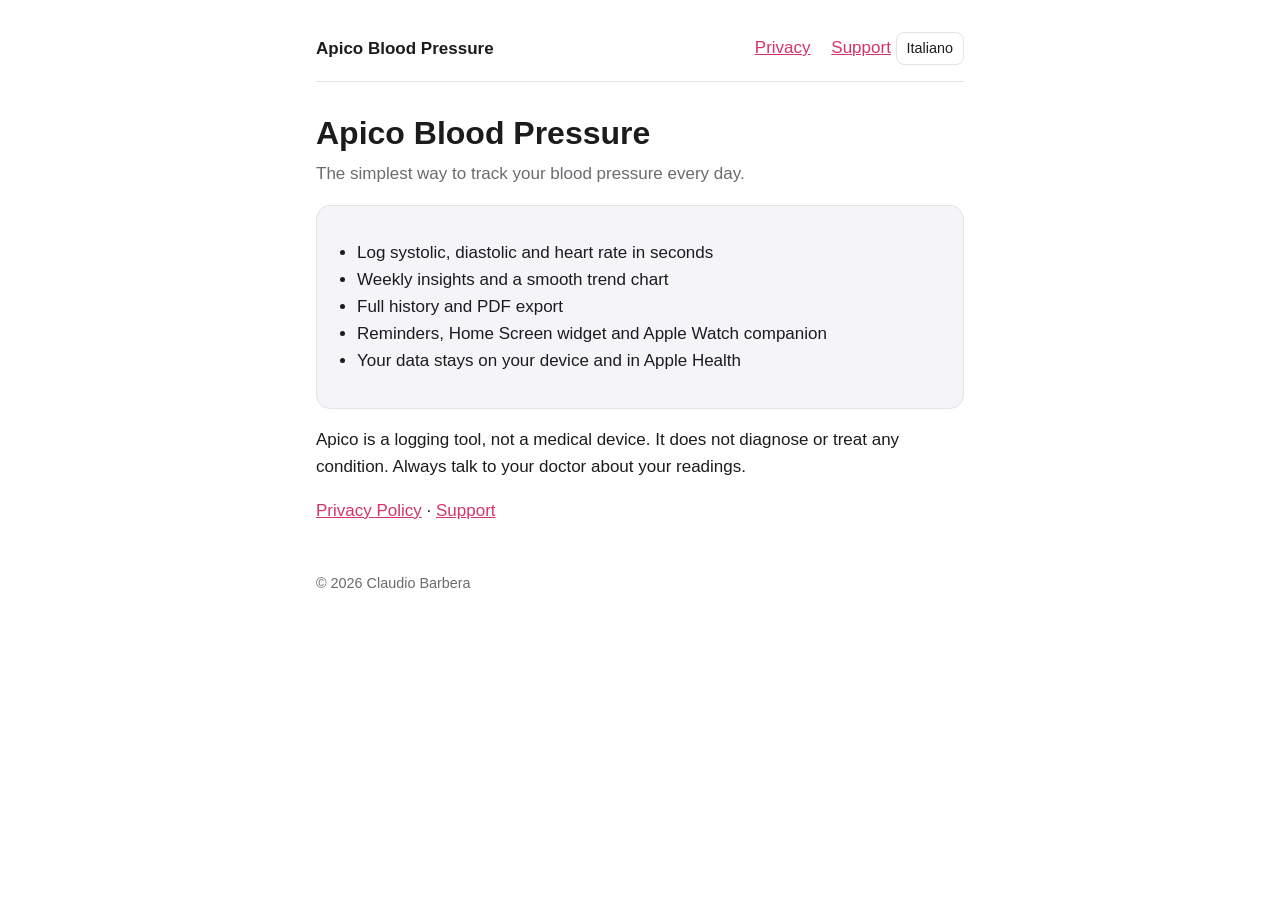
<file: index.html>
<!doctype html>
<html lang="en" data-lang="en">
<head>
  <meta charset="utf-8">
  <meta name="viewport" content="width=device-width, initial-scale=1">
  <title>Apico Blood Pressure</title>
  <link rel="stylesheet" href="style.css">
  <script src="lang.js"></script>
</head>
<body>
<main>
  <header class="site">
    <a class="brand" href="./">Apico Blood Pressure</a>
    <nav>
      <a href="privacy.html">Privacy</a>
      <a href="support.html"><span lang="en">Support</span><span lang="it">Supporto</span></a>
      <button class="lang" type="button">Italiano</button>
    </nav>
  </header>
  <section lang="en">
    <h1>Apico Blood Pressure</h1>
    <p class="lead">The simplest way to track your blood pressure every day.</p>
    <div class="card">
      <ul>
        <li>Log systolic, diastolic and heart rate in seconds</li>
        <li>Weekly insights and a smooth trend chart</li>
        <li>Full history and PDF export</li>
        <li>Reminders, Home Screen widget and Apple Watch companion</li>
        <li>Your data stays on your device and in Apple Health</li>
      </ul>
    </div>
    <p>Apico is a logging tool, not a medical device. It does not diagnose or treat any condition. Always talk to your doctor about your readings.</p>
    <p><a href="privacy.html">Privacy Policy</a> · <a href="support.html">Support</a></p>
  </section>
  <section lang="it">
    <h1>Apico Blood Pressure</h1>
    <p class="lead">Il modo più semplice per monitorare la pressione arteriosa ogni giorno.</p>
    <div class="card">
      <ul>
        <li>Registra sistolica, diastolica e frequenza cardiaca in pochi secondi</li>
        <li>Riepilogo settimanale e grafico dell'andamento</li>
        <li>Storico completo ed esportazione PDF</li>
        <li>Promemoria, widget per la schermata Home e companion per Apple Watch</li>
        <li>I tuoi dati restano sul dispositivo e in Apple Salute</li>
      </ul>
    </div>
    <p>Apico è uno strumento di registrazione, non un dispositivo medico. Non diagnostica né cura alcuna condizione. Parla sempre con il tuo medico dei tuoi valori.</p>
    <p><a href="privacy.html">Informativa sulla privacy</a> · <a href="support.html">Supporto</a></p>
  </section>
  <footer>© 2026 Claudio Barbera</footer>
</main>
</body>
</html>
</file>
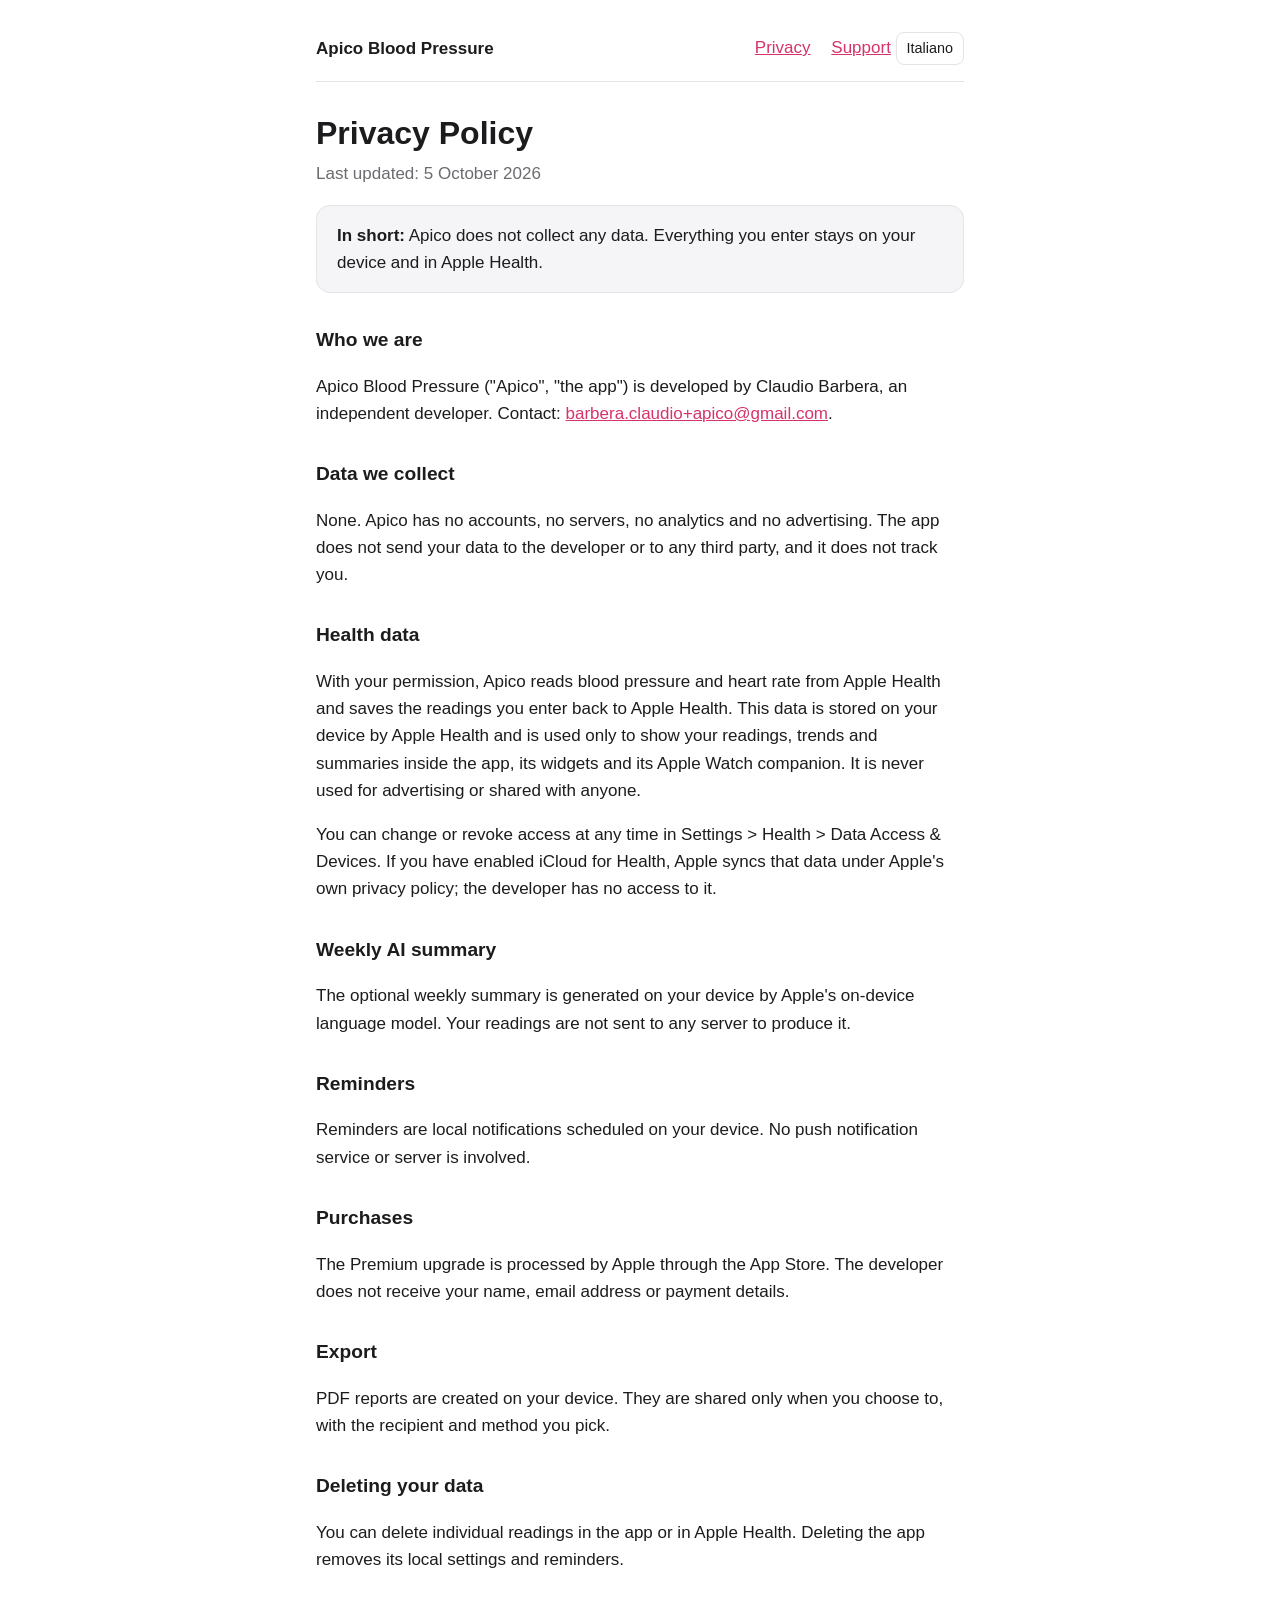
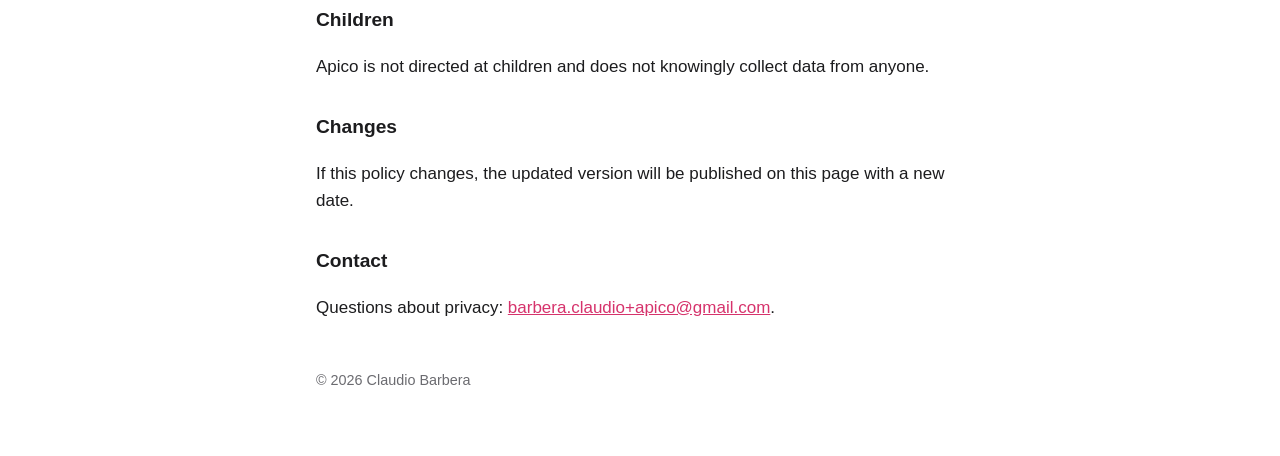
<file: privacy.html>
<!doctype html>
<html lang="en" data-lang="en">
<head>
  <meta charset="utf-8">
  <meta name="viewport" content="width=device-width, initial-scale=1">
  <title>Privacy Policy – Apico Blood Pressure</title>
  <link rel="stylesheet" href="style.css">
  <script src="lang.js"></script>
</head>
<body>
<main>
  <header class="site">
    <a class="brand" href="./">Apico Blood Pressure</a>
    <nav>
      <a href="privacy.html">Privacy</a>
      <a href="support.html"><span lang="en">Support</span><span lang="it">Supporto</span></a>
      <button class="lang" type="button">Italiano</button>
    </nav>
  </header>
  <section lang="en">
    <h1>Privacy Policy</h1>
    <p class="lead">Last updated: 5 October 2026</p>
    <div class="card"><strong>In short:</strong> Apico does not collect any data. Everything you enter stays on your device and in Apple Health.</div>

    <h2>Who we are</h2>
    <p>Apico Blood Pressure ("Apico", "the app") is developed by Claudio Barbera, an independent developer. Contact: <a href="mailto:barbera.claudio+apico@gmail.com">barbera.claudio+apico@gmail.com</a>.</p>

    <h2>Data we collect</h2>
    <p>None. Apico has no accounts, no servers, no analytics and no advertising. The app does not send your data to the developer or to any third party, and it does not track you.</p>

    <h2>Health data</h2>
    <p>With your permission, Apico reads blood pressure and heart rate from Apple Health and saves the readings you enter back to Apple Health. This data is stored on your device by Apple Health and is used only to show your readings, trends and summaries inside the app, its widgets and its Apple Watch companion. It is never used for advertising or shared with anyone.</p>
    <p>You can change or revoke access at any time in Settings &gt; Health &gt; Data Access &amp; Devices. If you have enabled iCloud for Health, Apple syncs that data under Apple's own privacy policy; the developer has no access to it.</p>

    <h2>Weekly AI summary</h2>
    <p>The optional weekly summary is generated on your device by Apple's on-device language model. Your readings are not sent to any server to produce it.</p>

    <h2>Reminders</h2>
    <p>Reminders are local notifications scheduled on your device. No push notification service or server is involved.</p>

    <h2>Purchases</h2>
    <p>The Premium upgrade is processed by Apple through the App Store. The developer does not receive your name, email address or payment details.</p>

    <h2>Export</h2>
    <p>PDF reports are created on your device. They are shared only when you choose to, with the recipient and method you pick.</p>

    <h2>Deleting your data</h2>
    <p>You can delete individual readings in the app or in Apple Health. Deleting the app removes its local settings and reminders.</p>

    <h2>Children</h2>
    <p>Apico is not directed at children and does not knowingly collect data from anyone.</p>

    <h2>Changes</h2>
    <p>If this policy changes, the updated version will be published on this page with a new date.</p>

    <h2>Contact</h2>
    <p>Questions about privacy: <a href="mailto:barbera.claudio+apico@gmail.com">barbera.claudio+apico@gmail.com</a>.</p>
  </section>
  <section lang="it">
    <h1>Informativa sulla privacy</h1>
    <p class="lead">Ultimo aggiornamento: 5 ottobre 2026</p>
    <div class="card"><strong>In breve:</strong> Apico non raccoglie alcun dato. Tutto ciò che inserisci resta sul tuo dispositivo e in Apple Salute.</div>

    <h2>Chi siamo</h2>
    <p>Apico Blood Pressure ("Apico", "l'app") è sviluppata da Claudio Barbera, sviluppatore indipendente. Contatto: <a href="mailto:barbera.claudio+apico@gmail.com">barbera.claudio+apico@gmail.com</a>.</p>

    <h2>Dati raccolti</h2>
    <p>Nessuno. Apico non ha account, server, strumenti di analisi né pubblicità. L'app non invia i tuoi dati allo sviluppatore né a terze parti e non ti traccia.</p>

    <h2>Dati sanitari</h2>
    <p>Con il tuo consenso, Apico legge pressione arteriosa e frequenza cardiaca da Apple Salute e salva in Apple Salute le misurazioni che inserisci. Questi dati sono conservati sul tuo dispositivo da Apple Salute e vengono usati solo per mostrare misurazioni, andamenti e riepiloghi nell'app, nei widget e nel companion per Apple Watch. Non vengono mai usati per pubblicità né condivisi con nessuno.</p>
    <p>Puoi modificare o revocare l'accesso in qualsiasi momento in Impostazioni &gt; Salute &gt; Accesso ai dati e dispositivi. Se hai attivato iCloud per Salute, Apple sincronizza quei dati secondo la propria informativa sulla privacy; lo sviluppatore non vi ha accesso.</p>

    <h2>Riepilogo settimanale con AI</h2>
    <p>Il riepilogo settimanale, facoltativo, è generato sul tuo dispositivo dal modello linguistico on-device di Apple. Le tue misurazioni non vengono inviate ad alcun server per produrlo.</p>

    <h2>Promemoria</h2>
    <p>I promemoria sono notifiche locali programmate sul tuo dispositivo. Non è coinvolto alcun servizio di notifiche push né alcun server.</p>

    <h2>Acquisti</h2>
    <p>L'upgrade Premium è gestito da Apple tramite App Store. Lo sviluppatore non riceve il tuo nome, il tuo indirizzo email né i dati di pagamento.</p>

    <h2>Esportazione</h2>
    <p>I report PDF vengono creati sul tuo dispositivo. Sono condivisi solo quando lo decidi tu, con il destinatario e il metodo che scegli.</p>

    <h2>Eliminazione dei dati</h2>
    <p>Puoi eliminare le singole misurazioni nell'app o in Apple Salute. Eliminando l'app vengono rimossi impostazioni e promemoria locali.</p>

    <h2>Minori</h2>
    <p>Apico non è rivolta ai minori e non raccoglie consapevolmente dati da nessuno.</p>

    <h2>Modifiche</h2>
    <p>In caso di modifiche, la versione aggiornata sarà pubblicata su questa pagina con una nuova data.</p>

    <h2>Contatti</h2>
    <p>Domande sulla privacy: <a href="mailto:barbera.claudio+apico@gmail.com">barbera.claudio+apico@gmail.com</a>.</p>
  </section>
  <footer>© 2026 Claudio Barbera</footer>
</main>
</body>
</html>
</file>
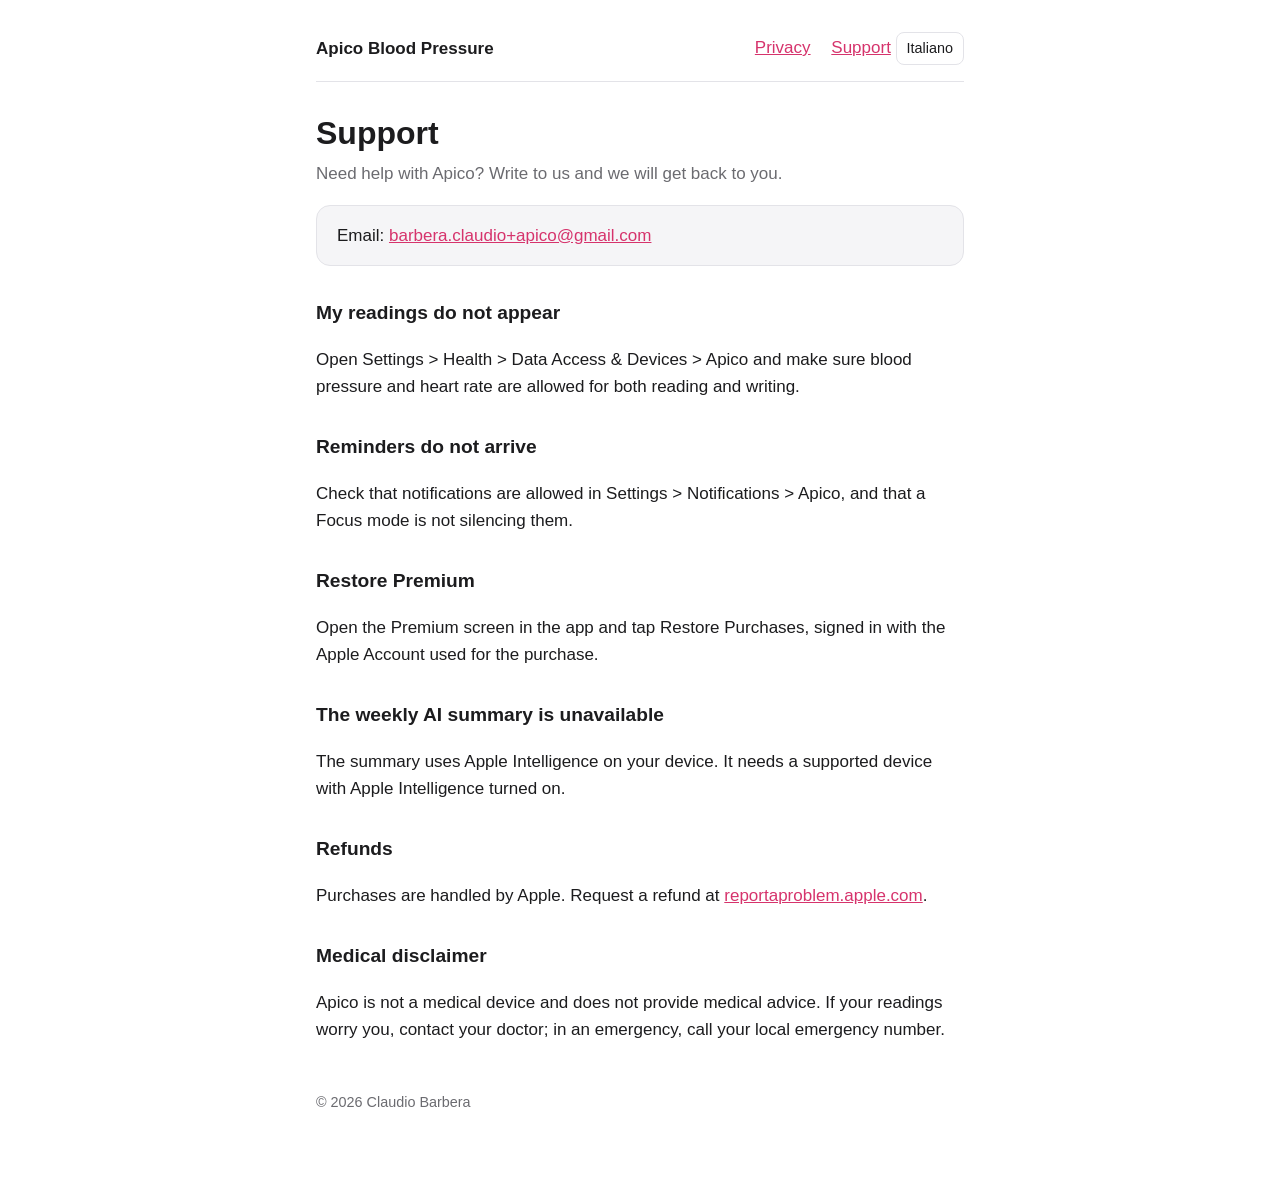
<file: support.html>
<!doctype html>
<html lang="en" data-lang="en">
<head>
  <meta charset="utf-8">
  <meta name="viewport" content="width=device-width, initial-scale=1">
  <title>Support – Apico Blood Pressure</title>
  <link rel="stylesheet" href="style.css">
  <script src="lang.js"></script>
</head>
<body>
<main>
  <header class="site">
    <a class="brand" href="./">Apico Blood Pressure</a>
    <nav>
      <a href="privacy.html">Privacy</a>
      <a href="support.html"><span lang="en">Support</span><span lang="it">Supporto</span></a>
      <button class="lang" type="button">Italiano</button>
    </nav>
  </header>
  <section lang="en">
    <h1>Support</h1>
    <p class="lead">Need help with Apico? Write to us and we will get back to you.</p>
    <div class="card">Email: <a href="mailto:barbera.claudio+apico@gmail.com?subject=Apico%20Support">barbera.claudio+apico@gmail.com</a></div>

    <h2>My readings do not appear</h2>
    <p>Open Settings &gt; Health &gt; Data Access &amp; Devices &gt; Apico and make sure blood pressure and heart rate are allowed for both reading and writing.</p>

    <h2>Reminders do not arrive</h2>
    <p>Check that notifications are allowed in Settings &gt; Notifications &gt; Apico, and that a Focus mode is not silencing them.</p>

    <h2>Restore Premium</h2>
    <p>Open the Premium screen in the app and tap Restore Purchases, signed in with the Apple Account used for the purchase.</p>

    <h2>The weekly AI summary is unavailable</h2>
    <p>The summary uses Apple Intelligence on your device. It needs a supported device with Apple Intelligence turned on.</p>

    <h2>Refunds</h2>
    <p>Purchases are handled by Apple. Request a refund at <a href="https://reportaproblem.apple.com">reportaproblem.apple.com</a>.</p>

    <h2>Medical disclaimer</h2>
    <p>Apico is not a medical device and does not provide medical advice. If your readings worry you, contact your doctor; in an emergency, call your local emergency number.</p>
  </section>
  <section lang="it">
    <h1>Supporto</h1>
    <p class="lead">Serve aiuto con Apico? Scrivici e ti risponderemo.</p>
    <div class="card">Email: <a href="mailto:barbera.claudio+apico@gmail.com?subject=Supporto%20Apico">barbera.claudio+apico@gmail.com</a></div>

    <h2>Le misurazioni non compaiono</h2>
    <p>Apri Impostazioni &gt; Salute &gt; Accesso ai dati e dispositivi &gt; Apico e verifica che pressione arteriosa e frequenza cardiaca siano consentite sia in lettura sia in scrittura.</p>

    <h2>I promemoria non arrivano</h2>
    <p>Controlla che le notifiche siano consentite in Impostazioni &gt; Notifiche &gt; Apico e che una modalità Full immersion non le stia silenziando.</p>

    <h2>Ripristinare Premium</h2>
    <p>Apri la schermata Premium nell'app e tocca Ripristina acquisti, con lo stesso Apple Account usato per l'acquisto.</p>

    <h2>Il riepilogo AI settimanale non è disponibile</h2>
    <p>Il riepilogo usa Apple Intelligence sul dispositivo. Serve un dispositivo compatibile con Apple Intelligence attivata.</p>

    <h2>Rimborsi</h2>
    <p>Gli acquisti sono gestiti da Apple. Richiedi un rimborso su <a href="https://reportaproblem.apple.com">reportaproblem.apple.com</a>.</p>

    <h2>Avvertenza medica</h2>
    <p>Apico non è un dispositivo medico e non fornisce consulenza medica. Se i tuoi valori ti preoccupano, contatta il tuo medico; in caso di emergenza chiama il numero di emergenza locale.</p>
  </section>
  <footer>© 2026 Claudio Barbera</footer>
</main>
</body>
</html>
</file>
<file: style.css>
:root {
  --bg: #ffffff;
  --fg: #1c1c1e;
  --muted: #6b6b70;
  --accent: #d6336c;
  --card: #f5f5f7;
  --border: #e3e3e8;
}
@media (prefers-color-scheme: dark) {
  :root {
    --bg: #111113;
    --fg: #f2f2f7;
    --muted: #a0a0a8;
    --accent: #ff6b9a;
    --card: #1c1c1f;
    --border: #2c2c31;
  }
}
* { box-sizing: border-box; }
body {
  margin: 0;
  background: var(--bg);
  color: var(--fg);
  font: 17px/1.6 -apple-system, BlinkMacSystemFont, "Segoe UI", Roboto, Helvetica, Arial, sans-serif;
}
main { max-width: 680px; margin: 0 auto; padding: 32px 16px 64px; }
header.site {
  display: flex; flex-wrap: wrap; gap: 12px;
  align-items: center; justify-content: space-between;
  margin-bottom: 32px; padding-bottom: 16px;
  border-bottom: 1px solid var(--border);
}
header.site a.brand { font-weight: 700; color: var(--fg); text-decoration: none; }
nav a { margin-left: 16px; }
nav a:first-child { margin-left: 0; }
a { color: var(--accent); }
h1 { font-size: 2rem; line-height: 1.2; margin: 0 0 8px; }
h2 { font-size: 1.2rem; margin: 32px 0 8px; }
p.lead { color: var(--muted); margin-top: 0; }
.card { background: var(--card); border: 1px solid var(--border); border-radius: 14px; padding: 16px 20px; margin: 16px 0; }
ul { padding-left: 20px; }
footer { margin-top: 48px; color: var(--muted); font-size: 0.9rem; }
.lang { border: 1px solid var(--border); background: transparent; color: var(--fg); border-radius: 8px; padding: 4px 10px; font: inherit; font-size: 0.9rem; cursor: pointer; }
html[data-lang="en"] [lang="it"], html[data-lang="it"] [lang="en"] { display: none; }
</file>
